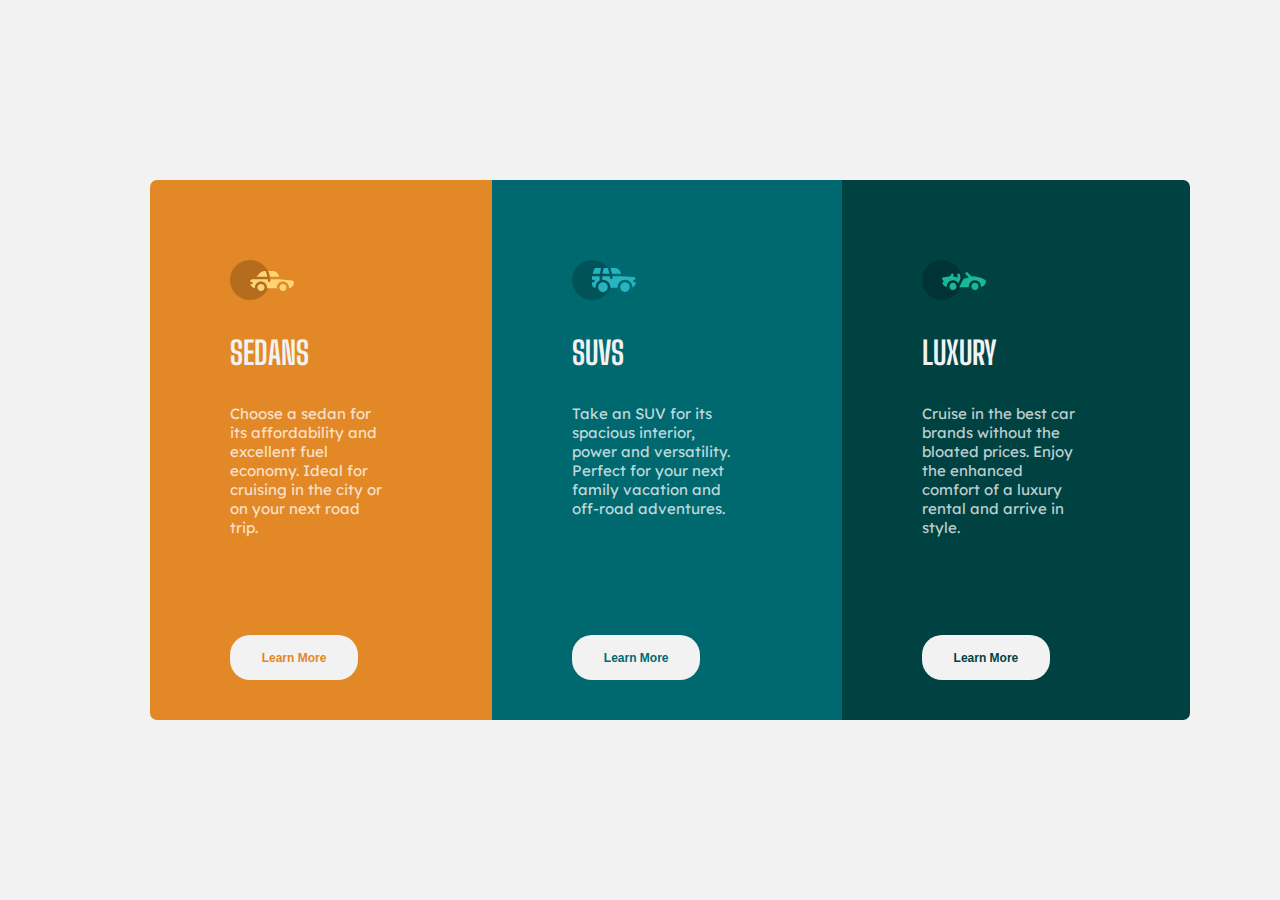
<file: index.html>
<!DOCTYPE html>
<html lang="en">

<head>
    <meta charset="UTF-8">
    <meta http-equiv="X-UA-Compatible" content="IE=edge">
    <meta name="viewport" content="width=device-width, initial-scale=1.0">
    <title>Flexbox</title>
    <link rel="stylesheet" href="style.css">
    <link rel="preconnect" href="https://fonts.googleapis.com">
    <link rel="preconnect" href="https://fonts.gstatic.com" crossorigin>
    <link href="https://fonts.googleapis.com/css2?family=Big+Shoulders+Display:wght@700&family=Lexend+Deca&display=swap"
        rel="stylesheet">
    <link href="https://fonts.googleapis.com/css2?family=Lexend+Deca&display=swap" rel="stylesheet">
</head>

<body>
    <main>
        <div class="content">
            <div class="top-content">
                <svg width="64" height="40" xmlns="http://www.w3.org/2000/svg">
                    <g fill="none" fill-rule="evenodd">
                        <circle fill="#000" opacity=".201" cx="20" cy="20" r="20" />
                        <path
                            d="M52.936 24.11c1.942 0 3.517 1.542 3.517 3.445 0 1.903-1.575 3.445-3.517 3.445s-3.516-1.542-3.516-3.445c0-1.903 1.574-3.445 3.516-3.445zm-21.957 0c1.942 0 3.517 1.542 3.517 3.445 0 1.903-1.575 3.445-3.517 3.445s-3.516-1.542-3.516-3.445c0-1.903 1.574-3.445 3.516-3.445zm6.948-4.848v1.429c0 .716.61 1.293 1.348 1.259a1.295 1.295 0 001.225-1.295v-1.393h8.256l13.483 1.313c.956.093 1.676.881 1.676 1.814 0 2.89-2.126 5.303-4.926 5.819.397-3.557-2.458-6.62-6.053-6.62-3.646 0-6.504 3.14-6.039 6.723h-9.879c.466-3.588-2.397-6.722-6.039-6.722-3.595 0-6.45 3.062-6.052 6.62-2.14-.398-3.916-1.912-4.61-3.931h1.142c.731 0 1.32-.598 1.285-1.322-.033-.678-.629-1.2-1.322-1.2H20v-.251c0-1.274 1.066-2.243 2.306-2.243h15.62zM42.59 11c2.645 0 4.99 1.556 5.972 3.963l.726 1.779H40.17L38.413 11h4.178zm-6.865 0l1.758 5.741H26.505l3.357-3.654A6.502 6.502 0 0134.644 11h1.082z"
                            fill="#FFD473" fill-rule="nonzero" />
                    </g>
                </svg>
                <h1>SEDANS</h1>
                <p>Choose a sedan for its affordability and excellent fuel economy. Ideal for cruising in the city
                    or on your next road trip.</p>
                <button class="top">Learn More</button>
            </div>
            <div class="mid-content">
                <svg width="64" height="40" xmlns="http://www.w3.org/2000/svg">
                    <g fill="none" fill-rule="evenodd">
                        <circle fill="#000" opacity=".201" cx="20" cy="20" r="20" />
                        <path
                            d="M31.002 22.358c2.917 0 5.18 2.593 4.762 5.506a4.828 4.828 0 01-2.962 3.778 4.797 4.797 0 01-5.3-1.165c-1.188-1.26-1.235-2.613-1.263-2.613-.42-2.924 1.857-5.506 4.763-5.506zm22 0c3.457 0 5.798 3.567 4.41 6.744A4.816 4.816 0 0152.3 31.94a4.826 4.826 0 01-4.06-4.077c-.42-2.915 1.846-5.506 4.762-5.506zm-15.04-6.083v1.462a1.29 1.29 0 001.352 1.29c.693-.033 1.227-.631 1.227-1.326v-1.426h8.3l13.056.716a1.29 1.29 0 011.164.917c.27.895.446 1.477.563 1.87h-1.047c-.694 0-1.291.534-1.324 1.228a1.29 1.29 0 001.288 1.352h1.445c-.164 2.225-1.57 4.193-3.6 5.05.13-4.212-3.255-7.63-7.384-7.63-4.317 0-7.762 3.718-7.358 8.086h-7.285c.43-4.655-3.503-8.531-8.131-8.046v-3.543h7.734zm-10.312 0v4.308a7.4 7.4 0 00-4.006 7.274 3.874 3.874 0 01-3.642-3.864v-1.635h1.46a1.29 1.29 0 000-2.58h-1.461v-3.213l.003-.29h7.646zm14.986-8.196c2.65 0 5 1.592 5.984 4.055l.63 1.579a5.525 5.525 0 01-.065-.004l-.026-.002-.034-.002-.022-.002a4.178 4.178 0 00-.224-.006l-.098-.001h-.039l-.136-.001h-.052l-.326-.001H40.211L38.528 8.08zm-13.632 0l-1.122 5.616h-7.144l1.47-4.71a1.29 1.29 0 011.231-.906h5.565zm6.832 0l1.683 5.615h-7.007l1.121-5.615h4.203z"
                            fill="#26B5C0" fill-rule="nonzero" />
                    </g>
                </svg>
                <h1>SUVS</h1>
                <p>Take an SUV for its spacious interior, power and versatility. Perfect for your next family vacation
                    and off-road adventures.</p>
                <button class="mid">Learn More</button>
            </div>
            <div class="bottom-content">
                <svg width="64" height="40" xmlns="http://www.w3.org/2000/svg">
                    <g fill="none" fill-rule="evenodd">
                        <circle fill="#000" opacity=".201" cx="20" cy="20" r="20" />
                        <path
                            d="M30.98 22.835c1.941 0 3.516 1.604 3.516 3.583 0 1.978-1.575 3.582-3.517 3.582s-3.516-1.604-3.516-3.582c0-1.979 1.574-3.583 3.516-3.583zm21.956 0c1.942 0 3.517 1.604 3.517 3.583 0 1.978-1.575 3.582-3.517 3.582s-3.516-1.604-3.516-3.582c0-1.979 1.574-3.583 3.516-3.583zm-9.143-10.45a1.27 1.27 0 011.819 0l3.715 3.784c4.444-.115 9.7 1.142 13.964 3.753.387.237.624.664.624 1.124 0 3.006-2.126 5.514-4.926 6.05.397-3.698-2.458-6.882-6.053-6.882-3.646 0-6.504 3.264-6.039 6.99h-9.669c.76-1.544.993-2.026 1.337-2.711l.082-.162c.421-.835 1.056-2.07 2.883-5.65 1.68-.023 3.47-.408 5.247-1.403l-2.984-3.04a1.328 1.328 0 010-1.854zm-7.68 1.064c.683-.2 1.395.202 1.592.898l.749 2.652a3.46 3.46 0 01-.247 2.51l-1.733 3.395-.216.424c-1.07-1.89-3.06-3.114-5.279-3.114-3.595 0-6.45 3.184-6.052 6.885-1.832-.347-3.414-1.537-4.278-3.276a1.331 1.331 0 01.117-1.376l.955-1.303-1.325-1.295c-.751-.735-.376-2.024.64-2.231l6.614-1.346.13-.026c.092-.019.145-.03.157-.031.314-.146 1.07-.591 1.07-1.506 0-.734.592-1.327 1.316-1.31.712.016 1.268.662 1.256 1.388a4.11 4.11 0 01-.348 1.611 22.69 22.69 0 014.7 1.146l-.7-2.473a1.314 1.314 0 01.882-1.622z"
                            fill="#19B89D" fill-rule="nonzero" />
                    </g>
                </svg>
                <h1>LUXURY</h1>
                <p>Cruise in the best car brands without the bloated prices. Enjoy the enhanced comfort of a luxury
                    rental and arrive in style.</p>
                <button class="bottom">Learn More</button>
            </div>
        </div>
        <a href="grid.html"><button class="btn">Grid Layout</button></a>
    </main>
</body>

</html>
</file>
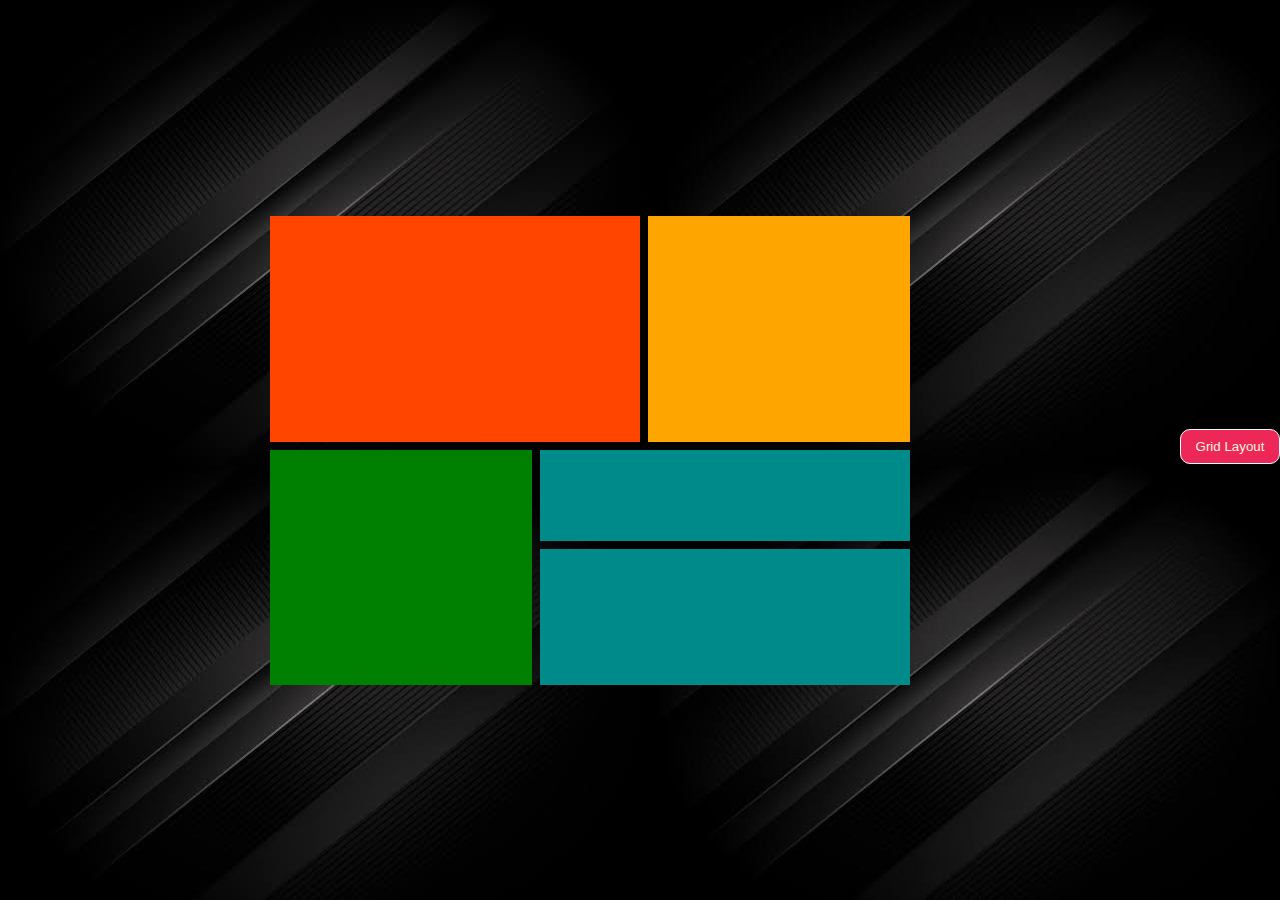
<file: grid.html>
<!DOCTYPE html>
<html lang="en">

<head>
    <meta charset="UTF-8">
    <meta http-equiv="X-UA-Compatible" content="IE=edge">
    <meta name="viewport" content="width=device-width, initial-scale=1.0">
    <title>Grid Layout</title>
    <link rel="stylesheet" href="grid.css">
</head>

<body>

    <main>
        <div class="item-a"></div>
        <div class="item-b"></div>
        <div class="item-c"></div>
        <div class="item-d"></div>
        <div class="item-e"></div>
    </main>
    <a href="index.html"><button class="btn">Grid Layout</button></a>
</body>

</html>
</file>
<file: style.css>
* {
    margin: 0;
    padding: 0;
    box-sizing: border-box;
}

body {
    background-color: hsl(0, 0%, 95%);
    
}

main {
    width: 1440px;
    margin: auto;
    display: flex;
    justify-content: center;
    align-items: center;
    height: 100vh;
    
}

.content {
    display: flex;
    margin: 150px;
      
}

h1 {
    font-family: 'Big Shoulders Display', cursive; 
    font-weight: 700;
    color: hsl(0, 0%, 95%);
    position: absolute;
    margin-top: 30px;
    
    }

    p {
        font-family: 'Lexend Deca', sans-serif;
        font-weight: 400;
        font-size: 15px; 
        color: hsla(0, 0%, 100%, 0.75);
        position: relative;
        margin-top: 100px;
        margin-right: 30px;
        }

        .top-content {
            background-color: hsl(31, 77%, 52%);
            padding: 5em;
            border-top-left-radius: 7px;
            border-bottom-left-radius: 7px;
            height: 60vh;
        }

        .mid-content {
            background-color:hsl(184, 100%, 22%);
            padding: 5em;
            height: 60vh;
        }

        .bottom-content {
            background-color: hsl(179, 100%, 13%);
            border-top-right-radius: 7px;
            border-bottom-right-radius: 7px;
            padding: 5em;
            height: 60vh;
        }

        .top {
            background-color: hsl(0, 0%, 95%);
            color: hsl(31, 77%, 52%);
            border-radius: 20px;
            font-size: 12px;
            font-weight: bold;
            width: 10%;
            height: 5vh;
            border: 0;
            position: absolute;
            bottom: 220px;
            padding: 5px 10px;
        }
        
        .mid {
            background-color: hsl(0, 0%, 95%);
            color:hsl(184, 100%, 22%);
            border-radius: 20px;
            font-size: 12px;
            font-weight: bold;
            width: 10%;
            height: 5vh;
            border: 0;
            position: absolute;
            bottom: 220px;
            padding: 5px 10px;
        }

        .bottom {
            background-color: hsl(0, 0%, 95%);
            color: hsl(179, 100%, 13%);
            border-radius: 20px;
            font-size: 12px;
            font-weight: bold;
            width: 10%;
            height: 5vh;
            border: 0;
            position: absolute;
            bottom: 220px;
            padding: 5px 10px;
        }

        .btn{
            width: 100px;
             padding: 9px 10px;
             display: inline-block;
             margin-bottom: 7px;
             border-radius: 10px;
             border: 1px solid rgb(255, 255, 255);
             background-color: rgb(10, 10, 233);
             color: beige;;
           }
</file>
<file: grid.css>
* {
    margin: 0;
    padding: 0;
}

body {
    background-image: url(IMG_1678.JPG);
    display: flex;
    place-items: center;
    min-height: 100vh;
}

main {
    display: grid;
    grid-template-areas:
        "a a a b b"
        "c c d d d"
        "c c e e e"
    ;
    gap: 8px;
    width: 50%;
    margin: auto;
}

main div {
    padding: 2em;
    text-align: center;
}

.item-a {
    background-color: orangered;
    height: 18vh;
    grid-area: a;
}

.item-b {
    background-color: orange;
    grid-area: b;
}

.item-c {
    background-color: green;
    grid-area: c;
}

.item-d {
    background-color: darkcyan;
    grid-area: d;
    height: 3vh;
}

.item-e {
    background-color: darkcyan;
    grid-area: e;
    height: 8vh;
}

.btn{
    width: 100px;
     padding: 9px 10px;
     display: inline-block;
     margin-bottom: 7px;
     border-radius: 10px;
     border: 1px solid rgb(255, 255, 255);
     background-color: rgb(238, 39, 89);
     color: beige;;
   }
</file>
